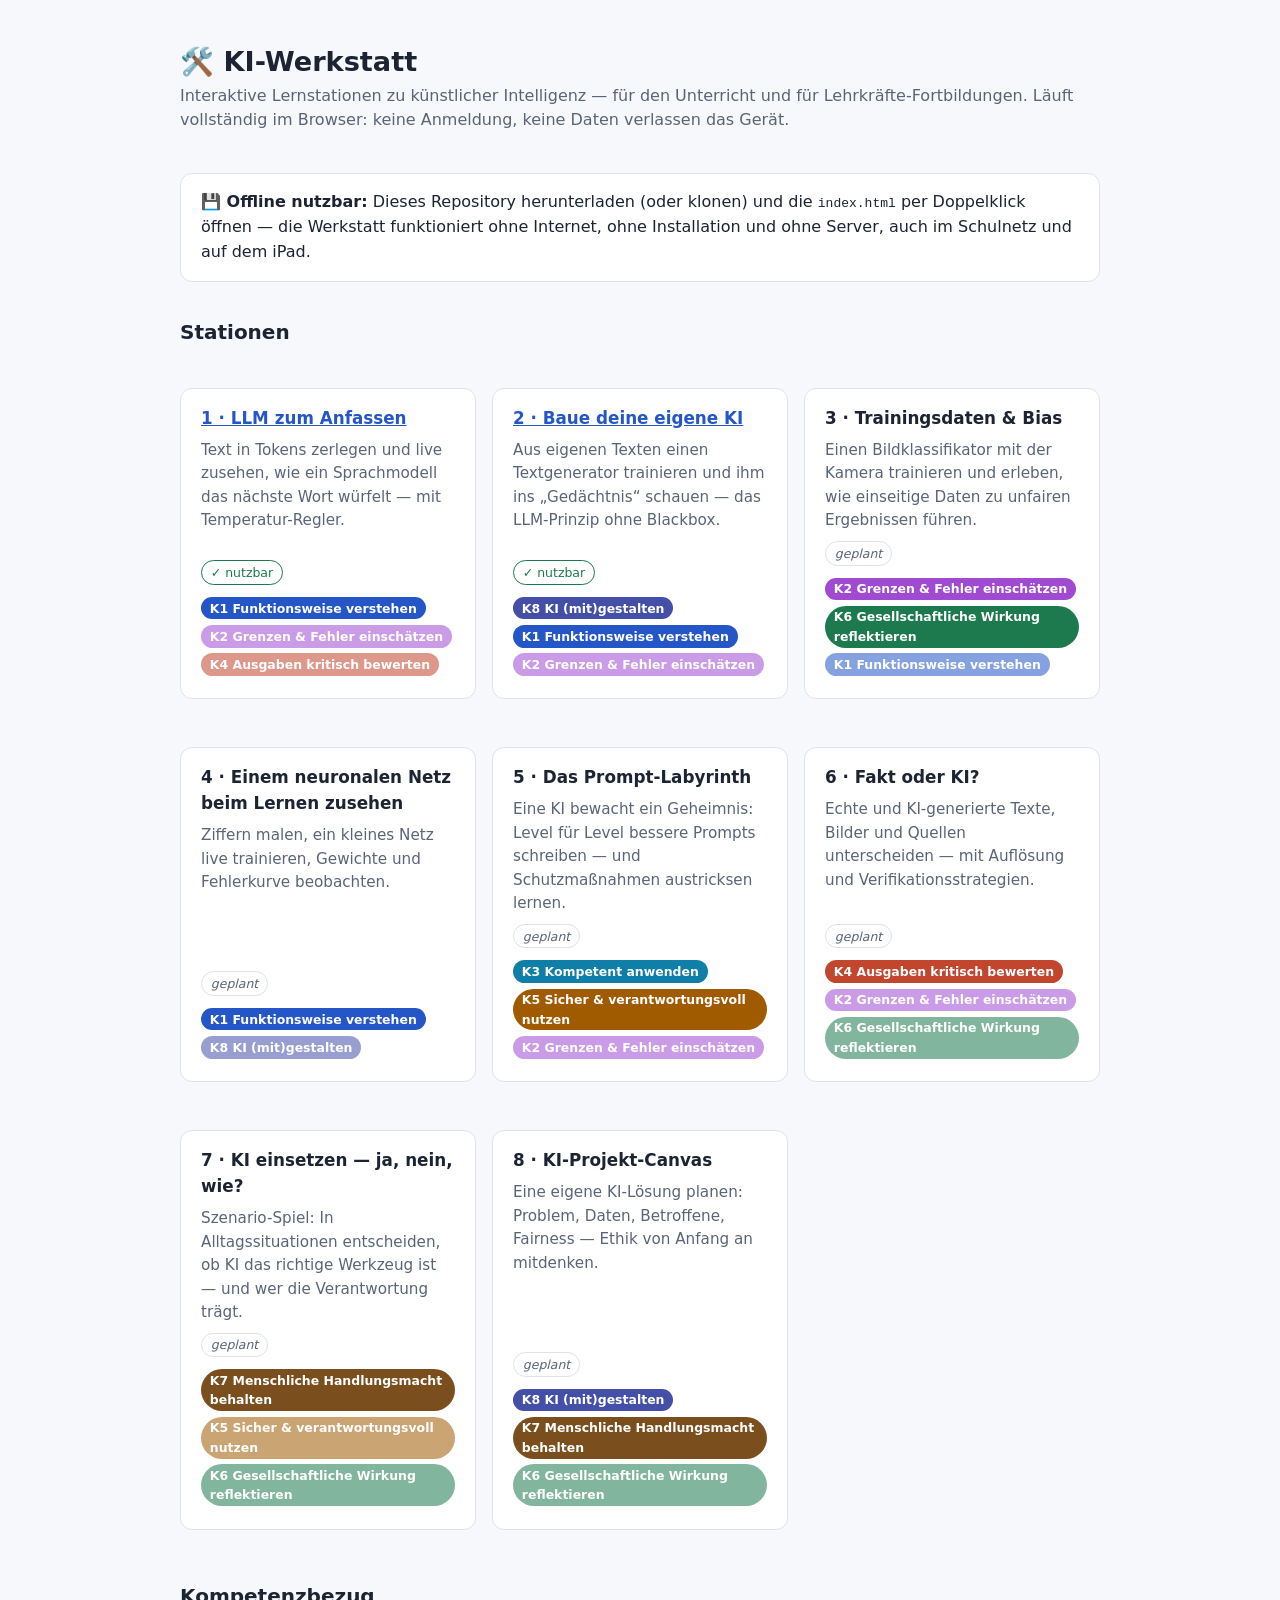
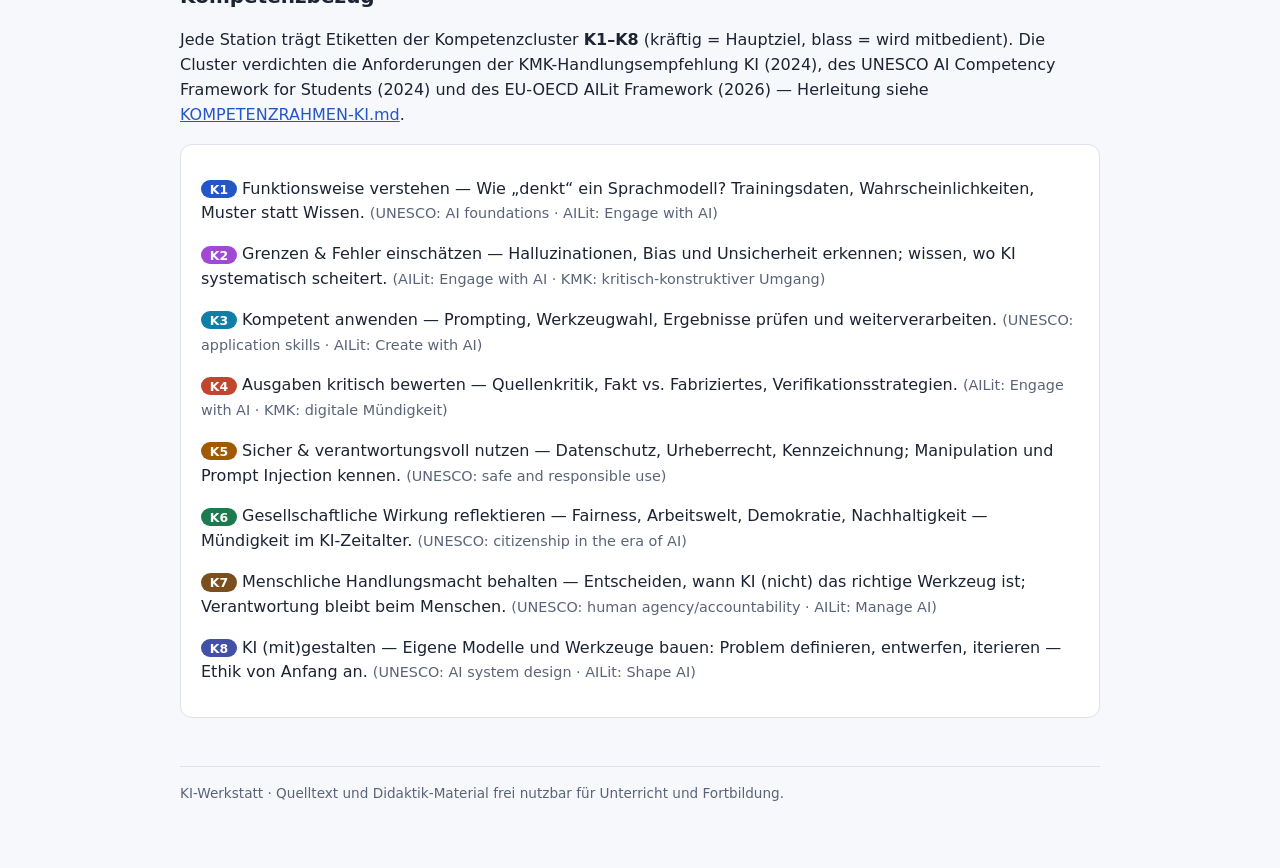
<file: index.html>
<!DOCTYPE html>
<html lang="de">
<head>
  <meta charset="utf-8">
  <meta name="viewport" content="width=device-width, initial-scale=1">
  <title>KI-Werkstatt — Lernstationen für Schule und Fortbildung</title>
  <link rel="stylesheet" href="assets/werkstatt.css">
</head>
<body>
<div class="umschlag">
  <header class="kopf">
    <h1>🛠️ KI-Werkstatt</h1>
    <p class="untertitel">Interaktive Lernstationen zu künstlicher Intelligenz — für den Unterricht
      und für Lehrkräfte-Fortbildungen. Läuft vollständig im Browser: keine Anmeldung,
      keine Daten verlassen das Gerät.</p>
  </header>

  <div class="karte">
    <strong>💾 Offline nutzbar:</strong> Dieses Repository herunterladen (oder klonen) und die
    <code>index.html</code> per Doppelklick öffnen — die Werkstatt funktioniert ohne Internet,
    ohne Installation und ohne Server, auch im Schulnetz und auf dem iPad.
  </div>

  <h2>Stationen</h2>
  <ul class="stationen" id="stationsliste"></ul>

  <h2>Kompetenzbezug</h2>
  <p>Jede Station trägt Etiketten der Kompetenzcluster <strong>K1–K8</strong> (kräftig = Hauptziel,
    blass = wird mitbedient). Die Cluster verdichten die Anforderungen der
    KMK-Handlungsempfehlung KI (2024), des UNESCO AI Competency Framework for Students (2024)
    und des EU-OECD AILit Framework (2026) — Herleitung siehe
    <a href="KOMPETENZRAHMEN-KI.md">KOMPETENZRAHMEN-KI.md</a>.</p>
  <div class="karte" id="kompetenzlegende"></div>

  <footer class="fuss">
    KI-Werkstatt · Quelltext und Didaktik-Material frei nutzbar für Unterricht und Fortbildung.
  </footer>
</div>

<script src="assets/kompetenzen.js"></script>
<script>
  // Alle Stationen der Werkstatt. „pfad: null“ = geplant, noch nicht gebaut.
  const STATIONEN = [
    {
      titel: "1 · LLM zum Anfassen",
      beschreibung: "Text in Tokens zerlegen und live zusehen, wie ein Sprachmodell das nächste Wort würfelt — mit Temperatur-Regler.",
      pfad: "stationen/llm-zum-anfassen/index.html",
      haupt: ["K1"], neben: ["K2", "K4"],
    },
    {
      titel: "2 · Baue deine eigene KI",
      beschreibung: "Aus eigenen Texten einen Textgenerator trainieren und ihm ins „Gedächtnis“ schauen — das LLM-Prinzip ohne Blackbox.",
      pfad: "stationen/eigene-ki/index.html",
      haupt: ["K8", "K1"], neben: ["K2"],
    },
    {
      titel: "3 · Trainingsdaten & Bias",
      beschreibung: "Einen Bildklassifikator mit der Kamera trainieren und erleben, wie einseitige Daten zu unfairen Ergebnissen führen.",
      pfad: null,
      haupt: ["K2", "K6"], neben: ["K1"],
    },
    {
      titel: "4 · Einem neuronalen Netz beim Lernen zusehen",
      beschreibung: "Ziffern malen, ein kleines Netz live trainieren, Gewichte und Fehlerkurve beobachten.",
      pfad: null,
      haupt: ["K1"], neben: ["K8"],
    },
    {
      titel: "5 · Das Prompt-Labyrinth",
      beschreibung: "Eine KI bewacht ein Geheimnis: Level für Level bessere Prompts schreiben — und Schutzmaßnahmen austricksen lernen.",
      pfad: null,
      haupt: ["K3", "K5"], neben: ["K2"],
    },
    {
      titel: "6 · Fakt oder KI?",
      beschreibung: "Echte und KI-generierte Texte, Bilder und Quellen unterscheiden — mit Auflösung und Verifikationsstrategien.",
      pfad: null,
      haupt: ["K4"], neben: ["K2", "K6"],
    },
    {
      titel: "7 · KI einsetzen — ja, nein, wie?",
      beschreibung: "Szenario-Spiel: In Alltagssituationen entscheiden, ob KI das richtige Werkzeug ist — und wer die Verantwortung trägt.",
      pfad: null,
      haupt: ["K7"], neben: ["K5", "K6"],
    },
    {
      titel: "8 · KI-Projekt-Canvas",
      beschreibung: "Eine eigene KI-Lösung planen: Problem, Daten, Betroffene, Fairness — Ethik von Anfang an mitdenken.",
      pfad: null,
      haupt: ["K8", "K7"], neben: ["K6"],
    },
  ];

  const liste = document.getElementById("stationsliste");
  for (const s of STATIONEN) {
    const li = document.createElement("li");
    li.className = "karte station";
    const h3 = document.createElement("h3");
    if (s.pfad) {
      const a = document.createElement("a");
      a.href = s.pfad;
      a.textContent = s.titel;
      h3.appendChild(a);
    } else {
      h3.textContent = s.titel;
    }
    const p = document.createElement("p");
    p.className = "beschreibung";
    p.textContent = s.beschreibung;
    const fuss = document.createElement("div");
    fuss.className = "fusszeile";
    const status = document.createElement("span");
    status.className = "status " + (s.pfad ? "fertig" : "geplant");
    status.textContent = s.pfad ? "✓ nutzbar" : "geplant";
    fuss.appendChild(status);
    zeigeKompetenzen(fuss, s.haupt, s.neben);
    li.append(h3, p, fuss);
    liste.appendChild(li);
  }

  // Legende: alle acht Cluster ausgeschrieben.
  const legende = document.getElementById("kompetenzlegende");
  for (const [id, k] of Object.entries(KOMPETENZEN)) {
    const zeile = document.createElement("p");
    const badge = document.createElement("strong");
    badge.className = "kbadge haupt";
    badge.style.background = `var(--${id.toLowerCase()})`;
    badge.textContent = id;
    zeile.append(badge, ` ${k.titel} — ${k.erklaerung} `);
    const ref = document.createElement("span");
    ref.className = "hinweis";
    ref.textContent = `(${k.referenz})`;
    zeile.appendChild(ref);
    legende.appendChild(zeile);
  }
</script>
</body>
</html>
</file>
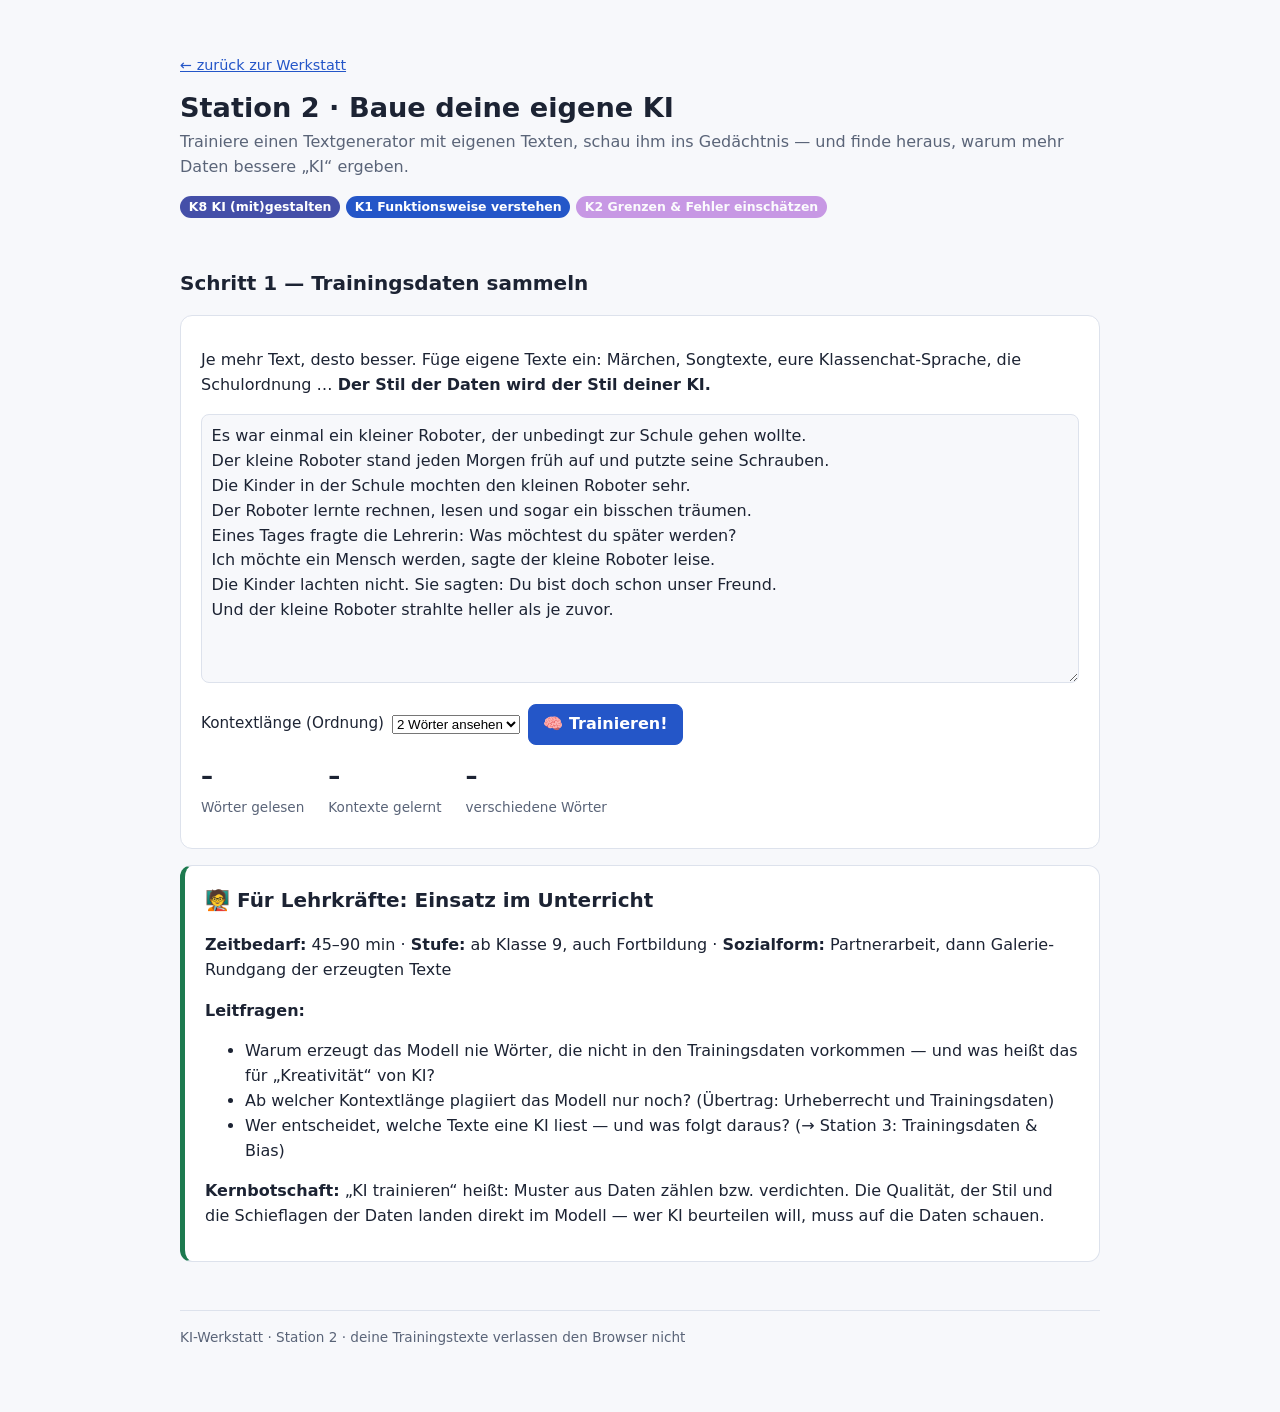
<file: stationen/eigene-ki/index.html>
<!DOCTYPE html>
<html lang="de">
<head>
  <meta charset="utf-8">
  <meta name="viewport" content="width=device-width, initial-scale=1">
  <title>Station 2 · Baue deine eigene KI — KI-Werkstatt</title>
  <link rel="stylesheet" href="../../assets/werkstatt.css">
</head>
<body>
<div class="umschlag">
  <header class="kopf">
    <p class="zurueck"><a href="../../index.html">← zurück zur Werkstatt</a></p>
    <h1>Station 2 · Baue deine eigene KI</h1>
    <p class="untertitel">Trainiere einen Textgenerator mit eigenen Texten, schau ihm ins
      Gedächtnis — und finde heraus, warum mehr Daten bessere „KI“ ergeben.</p>
    <div id="kompetenzleiste"></div>
  </header>

  <h2>Schritt 1 — Trainingsdaten sammeln</h2>
  <div class="karte">
    <p>Je mehr Text, desto besser. Füge eigene Texte ein: Märchen, Songtexte,
      eure Klassenchat-Sprache, die Schulordnung … <strong>Der Stil der Daten wird der Stil
      deiner KI.</strong></p>
    <textarea id="trainingstext" rows="10">Es war einmal ein kleiner Roboter, der unbedingt zur Schule gehen wollte.
Der kleine Roboter stand jeden Morgen früh auf und putzte seine Schrauben.
Die Kinder in der Schule mochten den kleinen Roboter sehr.
Der Roboter lernte rechnen, lesen und sogar ein bisschen träumen.
Eines Tages fragte die Lehrerin: Was möchtest du später werden?
Ich möchte ein Mensch werden, sagte der kleine Roboter leise.
Die Kinder lachten nicht. Sie sagten: Du bist doch schon unser Freund.
Und der kleine Roboter strahlte heller als je zuvor.</textarea>
    <div class="knopfleiste">
      <label class="regler">Kontextlänge (Ordnung)
        <select id="ordnung">
          <option value="1">1 Wort ansehen</option>
          <option value="2" selected>2 Wörter ansehen</option>
          <option value="3">3 Wörter ansehen</option>
        </select>
      </label>
      <button class="primaer" id="knopfTrainieren">🧠 Trainieren!</button>
    </div>
    <div class="statistik" id="statistik" hidden>
      <div><span class="zahl" id="statTokens">–</span><span class="label">Wörter gelesen</span></div>
      <div><span class="zahl" id="statKontexte">–</span><span class="label">Kontexte gelernt</span></div>
      <div><span class="zahl" id="statWoerter">–</span><span class="label">verschiedene Wörter</span></div>
    </div>
  </div>

  <div id="nachTraining" hidden>
    <h2>Schritt 2 — Ins Gedächtnis schauen</h2>
    <div class="karte">
      <p>Deine „KI“ ist nur diese Tabelle: <em>Nach diesen Wörtern kam im Training … </em>
        Hier die gelernten Kontexte mit den meisten Fortsetzungen:</p>
      <table class="gedaechtnis">
        <thead><tr><th>Kontext (die letzten Wörter)</th><th>mögliche Fortsetzungen (Anzahl)</th></tr></thead>
        <tbody id="gedaechtnisKoerper"></tbody>
      </table>
      <p class="hinweis">Keine Magie, keine Bedeutung — nur Zählen. Große Sprachmodelle ersetzen
        die Tabelle durch ein neuronales Netz, das Milliarden solcher Muster verdichtet.</p>
    </div>

    <h2>Schritt 3 — Texte erzeugen</h2>
    <div class="karte">
      <div class="ausgabetext" id="ausgabetext"></div>
      <div class="knopfleiste">
        <button class="primaer" id="knopfSchreiben">✍️ 30 Wörter schreiben</button>
        <button id="knopfWeiter">➕ 1 Wort</button>
        <button id="knopfNeu">↺ Neuer Anfang</button>
        <label class="regler">Temperatur
          <input type="range" id="temperatur" min="0.2" max="2" step="0.1" value="1">
          <output id="temperaturWert">1,0</output>
        </label>
      </div>
      <p class="hinweis" id="erzeugHinweis"></p>
    </div>

    <h2>Schritt 4 — Experimentieren</h2>
    <div class="karte">
      <ul>
        <li><strong>Datenmenge:</strong> Halbiere den Trainingstext — was passiert? Verdopple ihn (anderen Text dazu) — was ändert sich?</li>
        <li><strong>Kontextlänge:</strong> Ordnung 1 vs. 3 — wann wird der Text kreativer, wann nur kopiert?</li>
        <li><strong>Stil-Experiment:</strong> Trainiere mit zwei völlig verschiedenen Texten gemischt (Märchen + Nachrichten). Erkennst du beide Stile wieder?</li>
        <li><strong>Bias-Vorgeschmack:</strong> Kommt in deinen Daten „der Arzt“ nur männlich vor? Dann „glaubt“ das auch deine KI. Woher kommen wohl die Schieflagen großer Modelle?</li>
      </ul>
    </div>
  </div>

  <div class="karte didaktik">
    <h2>🧑‍🏫 Für Lehrkräfte: Einsatz im Unterricht</h2>
    <p><strong>Zeitbedarf:</strong> 45–90 min · <strong>Stufe:</strong> ab Klasse 9, auch Fortbildung ·
      <strong>Sozialform:</strong> Partnerarbeit, dann Galerie-Rundgang der erzeugten Texte</p>
    <p><strong>Leitfragen:</strong></p>
    <ul>
      <li>Warum erzeugt das Modell nie Wörter, die nicht in den Trainingsdaten vorkommen — und was heißt das für „Kreativität“ von KI?</li>
      <li>Ab welcher Kontextlänge plagiiert das Modell nur noch? (Übertrag: Urheberrecht und Trainingsdaten)</li>
      <li>Wer entscheidet, welche Texte eine KI liest — und was folgt daraus? (→ Station 3: Trainingsdaten &amp; Bias)</li>
    </ul>
    <p><strong>Kernbotschaft:</strong> „KI trainieren“ heißt: Muster aus Daten zählen bzw.
      verdichten. Die Qualität, der Stil und die Schieflagen der Daten landen direkt im Modell —
      wer KI beurteilen will, muss auf die Daten schauen.</p>
  </div>

  <footer class="fuss">KI-Werkstatt · Station 2 · deine Trainingstexte verlassen den Browser nicht</footer>
</div>

<script src="../../assets/kompetenzen.js"></script>
<script src="../../assets/ngram.js"></script>
<script src="station.js"></script>
</body>
</html>
</file>
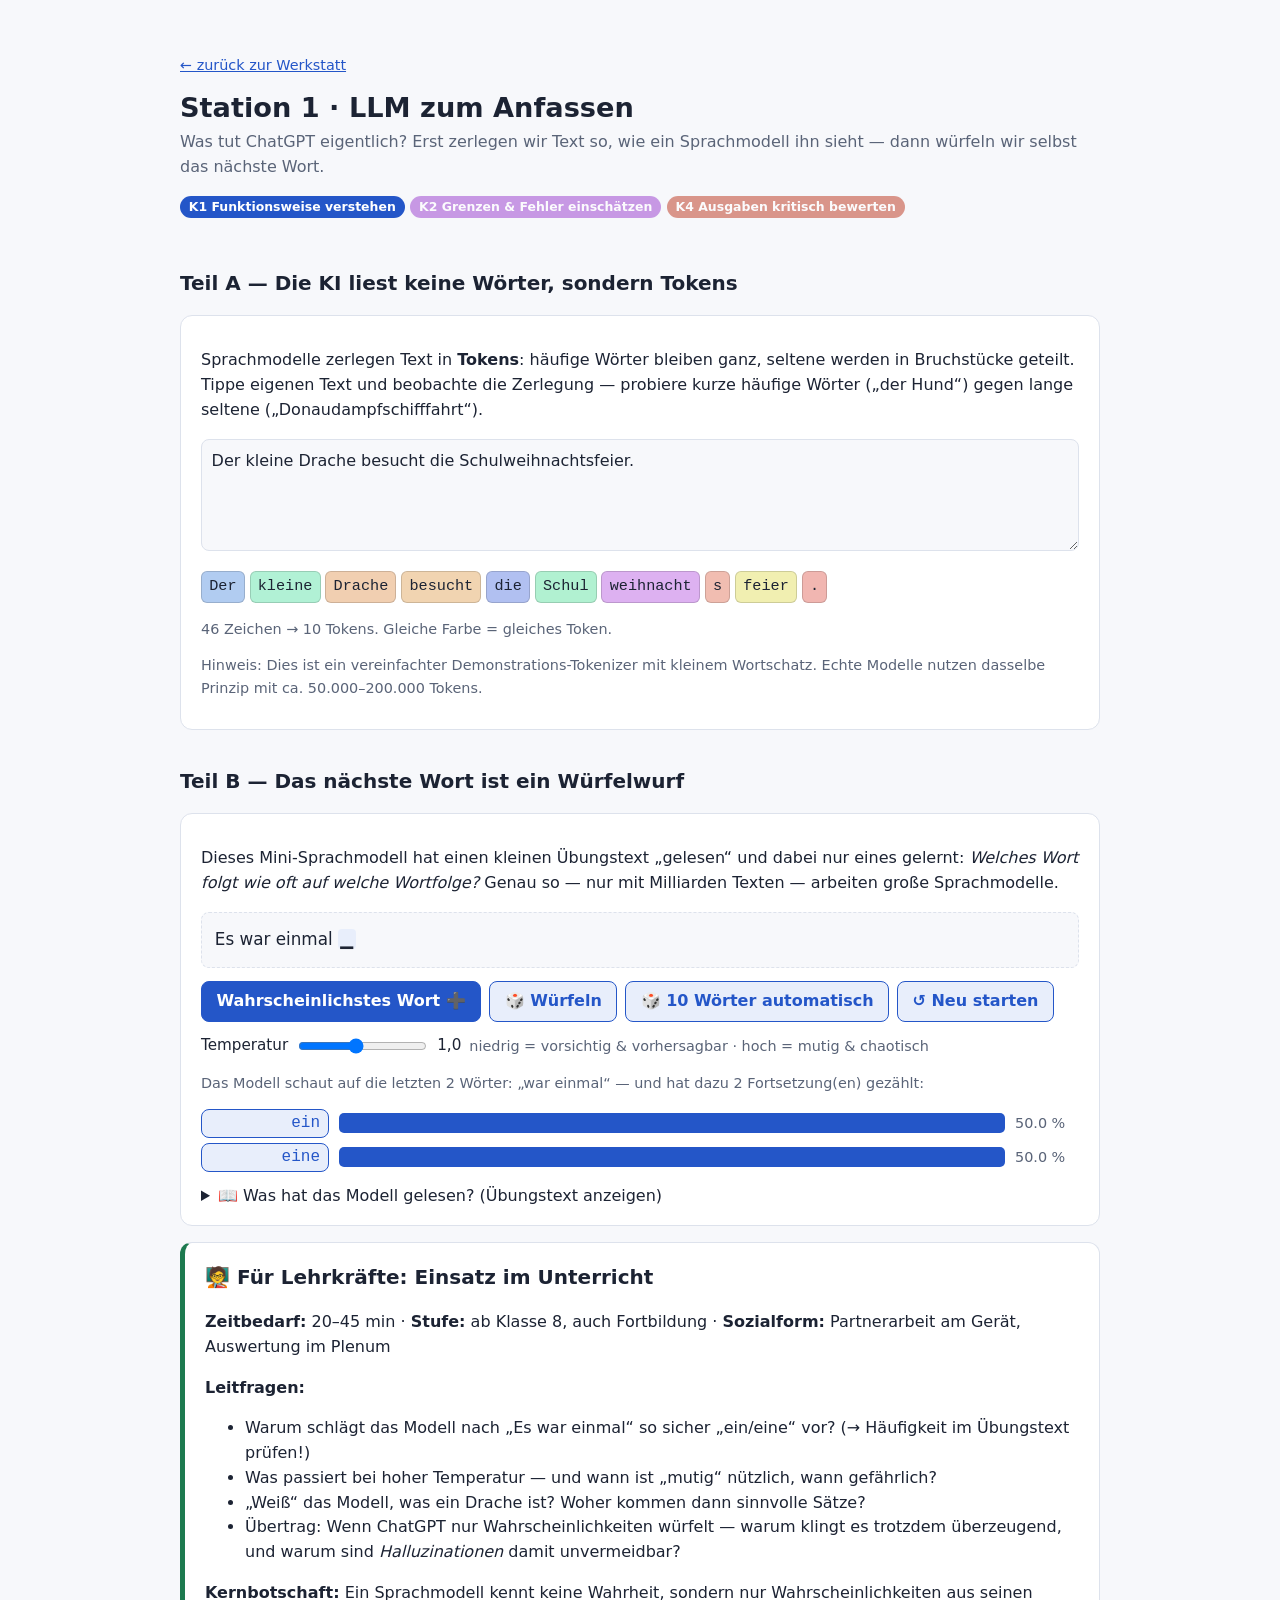
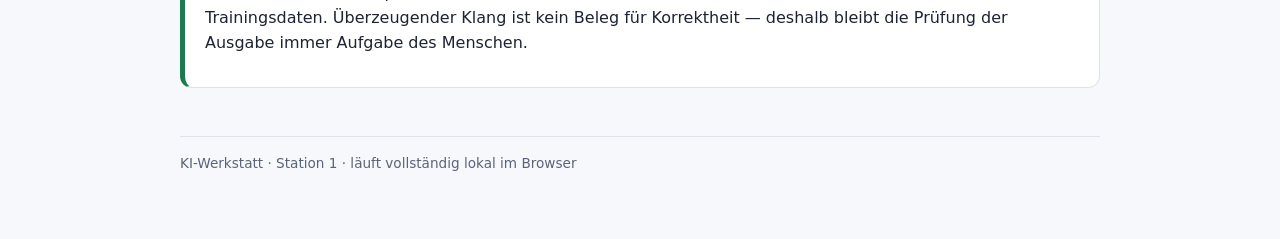
<file: stationen/llm-zum-anfassen/index.html>
<!DOCTYPE html>
<html lang="de">
<head>
  <meta charset="utf-8">
  <meta name="viewport" content="width=device-width, initial-scale=1">
  <title>Station 1 · LLM zum Anfassen — KI-Werkstatt</title>
  <link rel="stylesheet" href="../../assets/werkstatt.css">
</head>
<body>
<div class="umschlag">
  <header class="kopf">
    <p class="zurueck"><a href="../../index.html">← zurück zur Werkstatt</a></p>
    <h1>Station 1 · LLM zum Anfassen</h1>
    <p class="untertitel">Was tut ChatGPT eigentlich? Erst zerlegen wir Text so, wie ein
      Sprachmodell ihn sieht — dann würfeln wir selbst das nächste Wort.</p>
    <div id="kompetenzleiste"></div>
  </header>

  <h2>Teil A — Die KI liest keine Wörter, sondern Tokens</h2>
  <div class="karte">
    <p>Sprachmodelle zerlegen Text in <strong>Tokens</strong>: häufige Wörter bleiben ganz,
      seltene werden in Bruchstücke geteilt. Tippe eigenen Text und beobachte die Zerlegung —
      probiere kurze häufige Wörter („der Hund“) gegen lange seltene
      („Donaudampfschifffahrt“).</p>
    <textarea id="tokenEingabe" rows="3">Der kleine Drache besucht die Schulweihnachtsfeier.</textarea>
    <div class="tokenband" id="tokenband"></div>
    <p class="hinweis" id="tokenstatistik"></p>
    <p class="hinweis">Hinweis: Dies ist ein vereinfachter Demonstrations-Tokenizer mit kleinem
      Wortschatz. Echte Modelle nutzen dasselbe Prinzip mit ca. 50.000–200.000 Tokens.</p>
  </div>

  <h2>Teil B — Das nächste Wort ist ein Würfelwurf</h2>
  <div class="karte">
    <p>Dieses Mini-Sprachmodell hat einen kleinen Übungstext „gelesen“ und dabei nur eines
      gelernt: <em>Welches Wort folgt wie oft auf welche Wortfolge?</em> Genau so — nur mit
      Milliarden Texten — arbeiten große Sprachmodelle.</p>

    <div class="ausgabetext" id="ausgabetext"></div>

    <div class="knopfleiste">
      <button class="primaer" id="knopfWahrscheinlichstes">Wahrscheinlichstes Wort ➕</button>
      <button id="knopfWuerfeln">🎲 Würfeln</button>
      <button id="knopfAuto">🎲 10 Wörter automatisch</button>
      <button id="knopfNeustart">↺ Neu starten</button>
    </div>

    <div class="knopfleiste">
      <label class="regler">Temperatur
        <input type="range" id="temperatur" min="0.2" max="2" step="0.1" value="1">
        <output id="temperaturWert">1,0</output>
      </label>
      <span class="hinweis">niedrig = vorsichtig &amp; vorhersagbar · hoch = mutig &amp; chaotisch</span>
    </div>

    <p id="kontextanzeige" class="hinweis"></p>
    <div class="balkenliste" id="balkenliste"></div>

    <details>
      <summary>📖 Was hat das Modell gelesen? (Übungstext anzeigen)</summary>
      <pre id="korpusanzeige" style="white-space: pre-wrap; font-size: 0.9rem;"></pre>
      <p class="hinweis">Eigener Startsatz:
        <input type="text" id="startEingabe" placeholder="z. B.: Die Schülerinnen und">
        <button id="knopfStart">Übernehmen</button>
      </p>
    </details>
  </div>

  <div class="karte didaktik">
    <h2>🧑‍🏫 Für Lehrkräfte: Einsatz im Unterricht</h2>
    <p><strong>Zeitbedarf:</strong> 20–45 min · <strong>Stufe:</strong> ab Klasse 8, auch Fortbildung ·
      <strong>Sozialform:</strong> Partnerarbeit am Gerät, Auswertung im Plenum</p>
    <p><strong>Leitfragen:</strong></p>
    <ul>
      <li>Warum schlägt das Modell nach „Es war einmal“ so sicher „ein/eine“ vor? (→ Häufigkeit im Übungstext prüfen!)</li>
      <li>Was passiert bei hoher Temperatur — und wann ist „mutig“ nützlich, wann gefährlich?</li>
      <li>„Weiß“ das Modell, was ein Drache ist? Woher kommen dann sinnvolle Sätze?</li>
      <li>Übertrag: Wenn ChatGPT nur Wahrscheinlichkeiten würfelt — warum klingt es trotzdem
        überzeugend, und warum sind <em>Halluzinationen</em> damit unvermeidbar?</li>
    </ul>
    <p><strong>Kernbotschaft:</strong> Ein Sprachmodell kennt keine Wahrheit, sondern nur
      Wahrscheinlichkeiten aus seinen Trainingsdaten. Überzeugender Klang ist kein Beleg für
      Korrektheit — deshalb bleibt die Prüfung der Ausgabe immer Aufgabe des Menschen.</p>
  </div>

  <footer class="fuss">KI-Werkstatt · Station 1 · läuft vollständig lokal im Browser</footer>
</div>

<script src="../../assets/kompetenzen.js"></script>
<script src="../../assets/ngram.js"></script>
<script src="../../assets/korpus.js"></script>
<script src="station.js"></script>
</body>
</html>
</file>
<file: assets/werkstatt.css>
/* KI-Werkstatt — gemeinsames Layout aller Stationen.
   Bewusst ohne Framework und ohne Build-Schritt: funktioniert auch
   direkt von der Festplatte (file://). */

:root {
  --tinte: #1c2333;
  --tinte-leise: #5a6478;
  --papier: #f7f8fb;
  --karte: #ffffff;
  --linie: #dde2ec;
  --akzent: #2456c8;
  --akzent-hell: #e8eefb;
  --gut: #1d7a4f;
  --warnung: #a05a00;
  /* Kompetenzcluster-Farben (K1–K8) */
  --k1: #2456c8; --k2: #a04ad2; --k3: #0f7fa8; --k4: #c2452e;
  --k5: #a05a00; --k6: #1d7a4f; --k7: #7a4f1d; --k8: #444fa8;
}

@media (prefers-color-scheme: dark) {
  :root {
    --tinte: #e7eaf2;
    --tinte-leise: #9aa3b5;
    --papier: #14181f;
    --karte: #1d232d;
    --linie: #333b49;
    --akzent: #7ea4f2;
    --akzent-hell: #24304a;
  }
}

* { box-sizing: border-box; }

body {
  margin: 0;
  font-family: system-ui, -apple-system, "Segoe UI", Roboto, sans-serif;
  color: var(--tinte);
  background: var(--papier);
  line-height: 1.55;
}

.umschlag { max-width: 60rem; margin: 0 auto; padding: 1rem 1.25rem 4rem; }

header.kopf { padding: 1.5rem 0 0.5rem; }
header.kopf .zurueck { font-size: 0.9rem; }
h1 { font-size: 1.7rem; line-height: 1.25; margin: 0.3rem 0; }
h2 { font-size: 1.25rem; margin-top: 2.2rem; }
h3 { font-size: 1.05rem; }
.untertitel { color: var(--tinte-leise); margin-top: 0; }

a { color: var(--akzent); }

.karte {
  background: var(--karte);
  border: 1px solid var(--linie);
  border-radius: 12px;
  padding: 1rem 1.25rem;
  margin: 1rem 0;
}

/* Stationsübersicht auf der Startseite */
.stationen { display: grid; grid-template-columns: repeat(auto-fill, minmax(16rem, 1fr)); gap: 1rem; padding: 0; margin: 1.5rem 0; list-style: none; }
.station { display: flex; flex-direction: column; gap: 0.5rem; }
.station h3 { margin: 0; }
.station .beschreibung { margin: 0; font-size: 0.95rem; color: var(--tinte-leise); flex: 1; }
.station .fusszeile { display: flex; flex-wrap: wrap; gap: 0.35rem; align-items: center; }
.status { font-size: 0.78rem; padding: 0.1rem 0.55rem; border-radius: 99px; border: 1px solid var(--linie); color: var(--tinte-leise); }
.status.fertig { color: var(--gut); border-color: currentColor; }
.status.geplant { font-style: italic; }

/* Kompetenz-Etiketten */
.kompetenzen { display: flex; flex-wrap: wrap; gap: 0.35rem; margin: 0.4rem 0; padding: 0; list-style: none; }
.kbadge {
  font-size: 0.78rem; font-weight: 600;
  padding: 0.1rem 0.55rem; border-radius: 99px;
  color: #fff; cursor: help; opacity: 0.55;
}
.kbadge.haupt { opacity: 1; }

/* Didaktik-Kasten */
.didaktik { border-left: 5px solid var(--gut); }
.didaktik h2, .didaktik h3 { margin-top: 0.2rem; }
.didaktik summary { cursor: pointer; font-weight: 600; }

/* Interaktive Elemente */
textarea, input[type="text"] {
  width: 100%; font: inherit; color: inherit;
  background: var(--papier); border: 1px solid var(--linie);
  border-radius: 8px; padding: 0.6rem;
}
textarea { min-height: 7rem; resize: vertical; }

button {
  font: inherit; font-weight: 600;
  color: var(--akzent); background: var(--akzent-hell);
  border: 1px solid var(--akzent); border-radius: 8px;
  padding: 0.45rem 0.9rem; cursor: pointer;
}
button:hover { filter: brightness(1.05); }
button.primaer { color: #fff; background: var(--akzent); }
.knopfleiste { display: flex; flex-wrap: wrap; gap: 0.5rem; margin: 0.8rem 0; align-items: center; }

label.regler { display: flex; align-items: center; gap: 0.5rem; font-size: 0.95rem; }

/* Token-Chips */
.tokenband { display: flex; flex-wrap: wrap; gap: 0.3rem; margin: 0.8rem 0; min-height: 2rem; }
.token {
  font-family: ui-monospace, "Cascadia Mono", Consolas, monospace;
  font-size: 0.95rem; padding: 0.15rem 0.45rem;
  border-radius: 6px; border: 1px solid rgba(0,0,0,0.15);
  white-space: pre; cursor: help;
}

/* Wahrscheinlichkeits-Balken */
.balkenliste { display: flex; flex-direction: column; gap: 0.35rem; margin: 0.8rem 0; }
.balkenzeile { display: grid; grid-template-columns: 8rem 1fr 4rem; gap: 0.6rem; align-items: center; }
.balkenzeile .wort { font-family: ui-monospace, Consolas, monospace; text-align: right; overflow: hidden; text-overflow: ellipsis; }
.balken { height: 1.25rem; border-radius: 5px; background: var(--akzent); min-width: 2px; transition: width 0.25s; }
.balkenzeile button { padding: 0.05rem 0.5rem; font-weight: 400; }
.balkenzeile .prozent { font-variant-numeric: tabular-nums; color: var(--tinte-leise); font-size: 0.9rem; }

.ausgabetext {
  background: var(--papier); border: 1px dashed var(--linie);
  border-radius: 8px; padding: 0.8rem; min-height: 3.5rem;
  font-size: 1.05rem;
}
.ausgabetext .cursorwort { background: var(--akzent-hell); border-radius: 4px; padding: 0 0.15rem; }

.hinweis { font-size: 0.9rem; color: var(--tinte-leise); }
.statistik { display: flex; flex-wrap: wrap; gap: 1.5rem; margin: 0.8rem 0; }
.statistik .zahl { font-size: 1.5rem; font-weight: 700; display: block; }
.statistik .label { font-size: 0.85rem; color: var(--tinte-leise); }

table.gedaechtnis { border-collapse: collapse; width: 100%; font-size: 0.92rem; }
table.gedaechtnis th, table.gedaechtnis td { border-bottom: 1px solid var(--linie); padding: 0.35rem 0.6rem; text-align: left; vertical-align: top; }
table.gedaechtnis td.kontext { font-family: ui-monospace, Consolas, monospace; white-space: nowrap; }

footer.fuss { margin-top: 3rem; padding-top: 1rem; border-top: 1px solid var(--linie); font-size: 0.85rem; color: var(--tinte-leise); }
</file>
